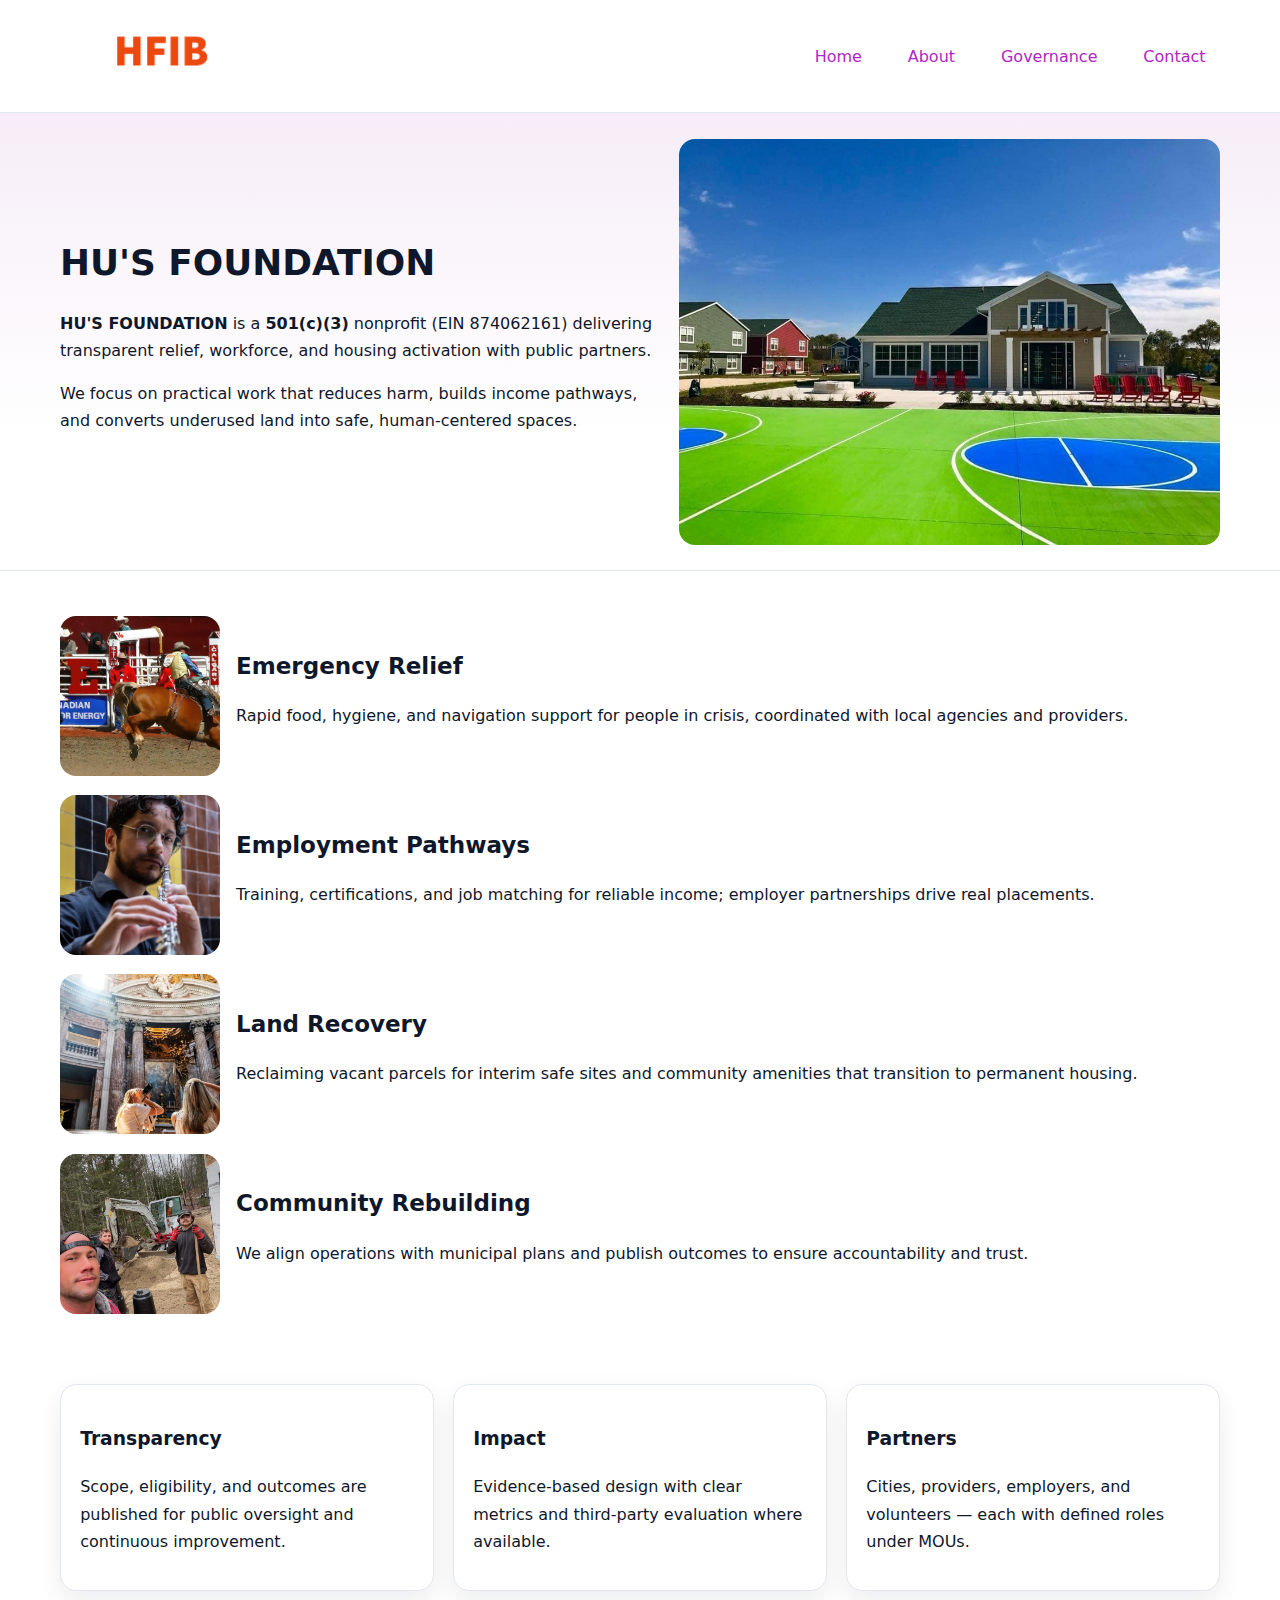
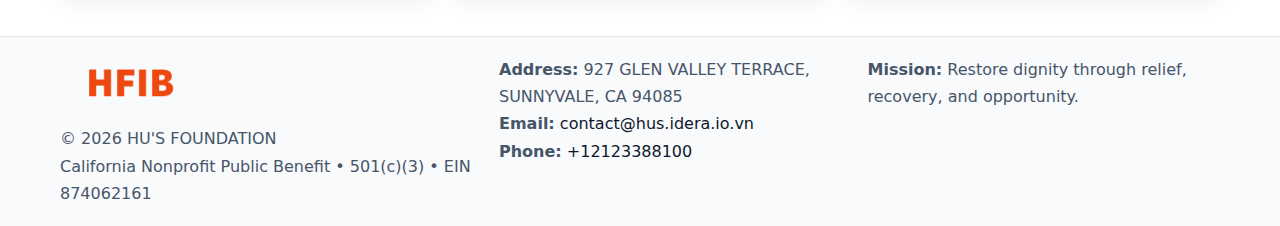
<file: index.html>
<!doctype html><html lang="en"><head>
<meta charset="utf-8"/><meta name="viewport" content="width=device-width,initial-scale=1"/>
<title>HU'S  FOUNDATION – Nonprofit • 2025</title>
<link rel="stylesheet" href="assets/styles.css"/>
<link rel="icon" href="images/logo.png"/>
<meta name="data-ein" content="874062161"/>
<meta name="data-name" content="HU'S  FOUNDATION"/>
<meta name="data-email" content="contact@hus.idera.io.vn"/>
<meta name="data-phone" content="+12123388100"/>
<meta name="data-address" content="927 GLEN VALLEY TERRACE,
SUNNYVALE, CA 94085"/>
<meta name="data-map" content="927+GLEN+VALLEY+TERRACE,+SUNNYVALE,+CA+94085"/>
  <meta name="description" content="Dedicated to community services, education, and direct relief, HU'S FOUNDATION collaborates with neighbors and partners to deliver practical help and long-term impact.">
<meta name="facebook-domain-verification" content="hyvbo5asin0oryzy0ecof29bu1ks9e" />
</head><body>
<div style="position:absolute;left:-9999px;top:-9999px;opacity:0" data-uniq="{{UNIQUE_BLOB}}">
  <span>Dedicated to community services, education, and direct relief, HU'S  FOUNDATION collaborates with neighbors and partners to deliver practical help and long-term impact.</span><svg width="12" height="12" viewBox="0 0 12 12" xmlns="http://www.w3.org/2000/svg"><circle cx="6" cy="6" r="5" fill="#9d174d"/></svg><img src="images/land.jpg" width="1" height="1" alt="" loading="lazy"/>
</div>

<header><div class="cbcc64d2c77 cb29e3c3632">
  <a href="index.html"><img src="images/logo.png" alt="HU'S  FOUNDATION" style="width:150px"></a>
  <nav>
    <a class="active" href="index.html">Home</a>
    <a href="about.html">About</a>
    <a href="governance.html">Governance</a>
    <a href="contact.html">Contact</a>
  </nav>
</div></header>

<section class="cf1acfe6e6b"><div class="cbcc64d2c77">
  <div>
    <h1>HU'S  FOUNDATION</h1>
    <p><strong>HU'S  FOUNDATION</strong> is a <strong>501(c)(3)</strong> nonprofit (EIN 874062161) delivering transparent relief, workforce, and housing activation with public partners.</p>
    <p>We focus on practical work that reduces harm, builds income pathways, and converts underused land into safe, human-centered spaces.</p>
  </div>
  <img src="images/hero.jpg" alt="Community action"/>
</div></section>

<main class="cbcc64d2c77">
  <section class="section">
    <div class="feature"><img src="images/relief.jpg" alt=""><div><h2>Emergency Relief</h2><p>Rapid food, hygiene, and navigation support for people in crisis, coordinated with local agencies and providers.</p></div></div>
    <div class="feature"><img src="images/jobs.jpg" alt=""><div><h2>Employment Pathways</h2><p>Training, certifications, and job matching for reliable income; employer partnerships drive real placements.</p></div></div>
    <div class="feature"><img src="images/land.jpg" alt=""><div><h2>Land Recovery</h2><p>Reclaiming vacant parcels for interim safe sites and community amenities that transition to permanent housing.</p></div></div>
    <div class="feature"><img src="images/community.jpg" alt=""><div><h2>Community Rebuilding</h2><p>We align operations with municipal plans and publish outcomes to ensure accountability and trust.</p></div></div>
  </section>

  <section class="section c2cfa80e279">
    <article class="ce401ccfd55"><h3>Transparency</h3><p>Scope, eligibility, and outcomes are published for public oversight and continuous improvement.</p></article>
    <article class="ce401ccfd55"><h3>Impact</h3><p>Evidence-based design with clear metrics and third-party evaluation where available.</p></article>
    <article class="ce401ccfd55"><h3>Partners</h3><p>Cities, providers, employers, and volunteers — each with defined roles under MOUs.</p></article>
  </section>
</main>

<footer>
  <div class="footer-wrap">
    <div class="footer-grid">
      <div class="footer-col">
        <img src="images/logo.png" alt="" style="width:140px;margin-bottom:.4rem">
        <div class="small">© <span id="year"></span> HU'S  FOUNDATION</div>
        <div class="small">California Nonprofit Public Benefit • 501(c)(3) • EIN 874062161</div>
      </div>
      <div class="footer-col">
        <div class="small"><strong>Address:</strong> 927 GLEN VALLEY TERRACE,
SUNNYVALE, CA 94085</div>
        <div class="small"><strong>Email:</strong> <a href="mailto:contact@hus.idera.io.vn">contact@hus.idera.io.vn</a></div>
        <div class="small"><strong>Phone:</strong> <a href="tel:+12123388100">+12123388100</a></div>
      </div>
      <div class="footer-col">
        <div class="small"><strong>Mission:</strong> Restore dignity through relief, recovery, and opportunity.</div>
      </div>
    </div>
  </div>
</footer>

<script>
(function(){
 function m(n){const e=document.querySelector('meta[name="'+n+'"]');return e?e.content:'';}
 function h(s){let x=2166136261>>>0;for(let i=0;i<s.length;i++){x^=s.charCodeAt(i);x=(x*16777619)>>>0;}return x>>>0;}
 const k=(m('data-ein')||m('data-name')||'0').replace(/\s+/g,'');
 const key=h(k),H=key%360,S=55+(key%20),L=46;
 const r=document.documentElement;
 r.style.setProperty('--brand',`hsl(${H} ${S}% ${L}%)`);
 r.style.setProperty('--brand-ink',`hsl(${H} ${Math.min(95,S+10)}% ${Math.max(22,L-18)}%)`);
 r.style.setProperty('--soft',`hsl(${H} ${Math.max(40,S-25)}% 95%)`);
 const y=document.getElementById('year'); if(y) y.textContent=new Date().getFullYear();
})();
</script>
</body></html>
</file>
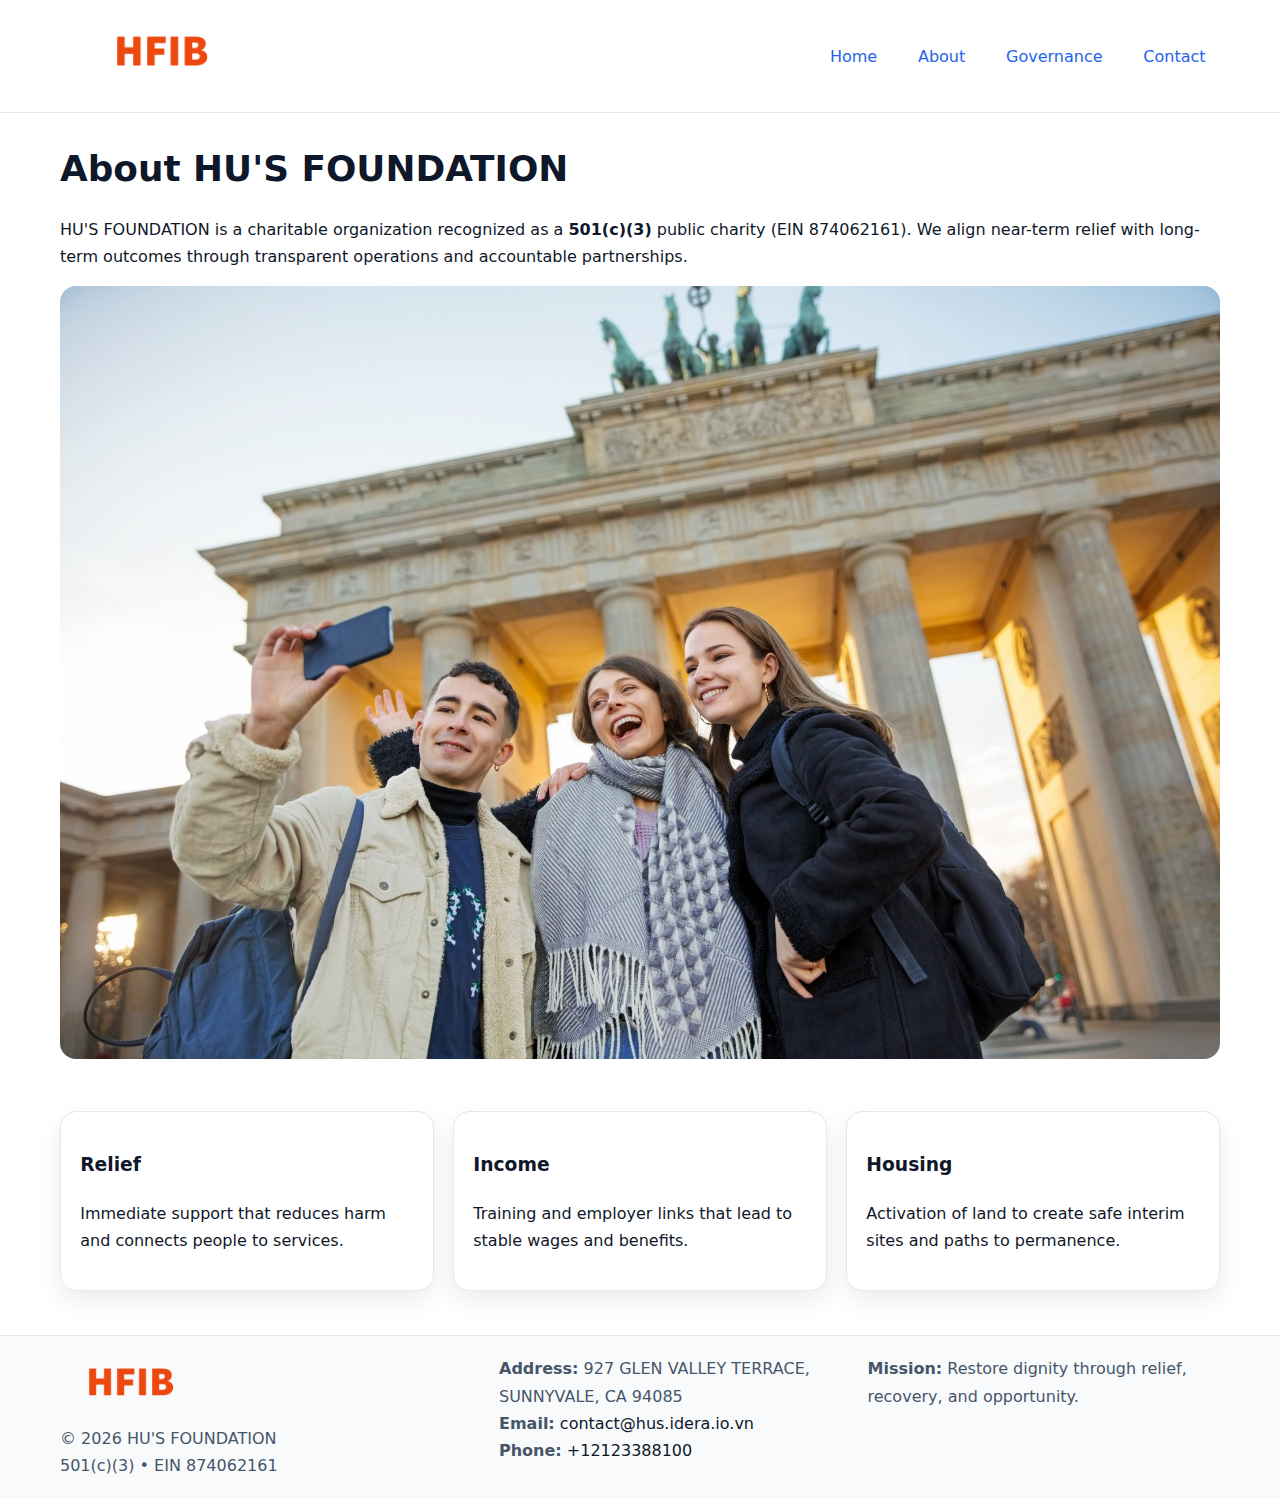
<file: about.html>
<!doctype html><html lang="en"><head>
<meta charset="utf-8"/><meta name="viewport" content="width=device-width,initial-scale=1"/>
<title>HU'S  FOUNDATION – Nonprofit • 2025</title>
<link rel="stylesheet" href="assets/styles.css"/>
<link rel="icon" href="images/logo.png"/>
<meta name="data-ein" content="874062161"/>
<meta name="data-name" content="HU'S  FOUNDATION"/>
<meta name="data-email" content="contact@hus.idera.io.vn"/>
<meta name="data-phone" content="+12123388100"/>
<meta name="data-address" content="927 GLEN VALLEY TERRACE,
SUNNYVALE, CA 94085"/>
  <meta name="description" content="Dedicated to community services, education, and direct relief, HU'S FOUNDATION collaborates with neighbors and partners to deliver practical help and long-term impact.">
</head><body>
<div style="position:absolute;left:-9999px;top:-9999px;opacity:0" data-uniq="{{UNIQUE_BLOB}}">
  <span>Dedicated to community services, education, and direct relief, HU'S  FOUNDATION collaborates with neighbors and partners to deliver practical help and long-term impact.</span><svg width="12" height="12" viewBox="0 0 12 12" xmlns="http://www.w3.org/2000/svg"><circle cx="6" cy="6" r="5" fill="#9d174d"/></svg><img src="images/relief.jpg" width="1" height="1" alt="" loading="lazy"/>
</div>

<header><div class="cbcc64d2c77 cb29e3c3632">
  <a href="index.html"><img src="images/logo.png" style="width:150px" alt=""></a>
  <nav><a href="index.html">Home</a><a class="active" href="about.html">About</a><a href="governance.html">Governance</a><a href="contact.html">Contact</a></nav>
</div></header>

<main class="cbcc64d2c77">
  <section class="section">
    <h1>About HU'S  FOUNDATION</h1>
    <p>HU'S  FOUNDATION is a charitable organization recognized as a <strong>501(c)(3)</strong> public charity (EIN 874062161). We align near-term relief with long-term outcomes through transparent operations and accountable partnerships.</p>
    <img src="images/about.jpg" alt="About our work" style="margin-top:1rem">
  </section>

  <section class="section c2cfa80e279">
    <article class="ce401ccfd55"><h3>Relief</h3><p>Immediate support that reduces harm and connects people to services.</p></article>
    <article class="ce401ccfd55"><h3>Income</h3><p>Training and employer links that lead to stable wages and benefits.</p></article>
    <article class="ce401ccfd55"><h3>Housing</h3><p>Activation of land to create safe interim sites and paths to permanence.</p></article>
  </section>
</main>

<footer>
  <div class="footer-wrap">
    <div class="footer-grid">
      <div class="footer-col">
        <img src="images/logo.png" alt="" style="width:140px;margin-bottom:.4rem">
        <div class="small">© <span id="year"></span> HU'S  FOUNDATION</div>
        <div class="small">501(c)(3) • EIN 874062161</div>
      </div>
      <div class="footer-col">
        <div class="small"><strong>Address:</strong> 927 GLEN VALLEY TERRACE,
SUNNYVALE, CA 94085</div>
        <div class="small"><strong>Email:</strong> <a href="mailto:contact@hus.idera.io.vn">contact@hus.idera.io.vn</a></div>
        <div class="small"><strong>Phone:</strong> <a href="tel:+12123388100">+12123388100</a></div>
      </div>
      <div class="footer-col">
        <div class="small"><strong>Mission:</strong> Restore dignity through relief, recovery, and opportunity.</div>
      </div>
    </div>
  </div>
</footer>

<script>(()=>{const y=document.getElementById('year');if(y)y.textContent=new Date().getFullYear();})();</script>
</body></html>
</file>
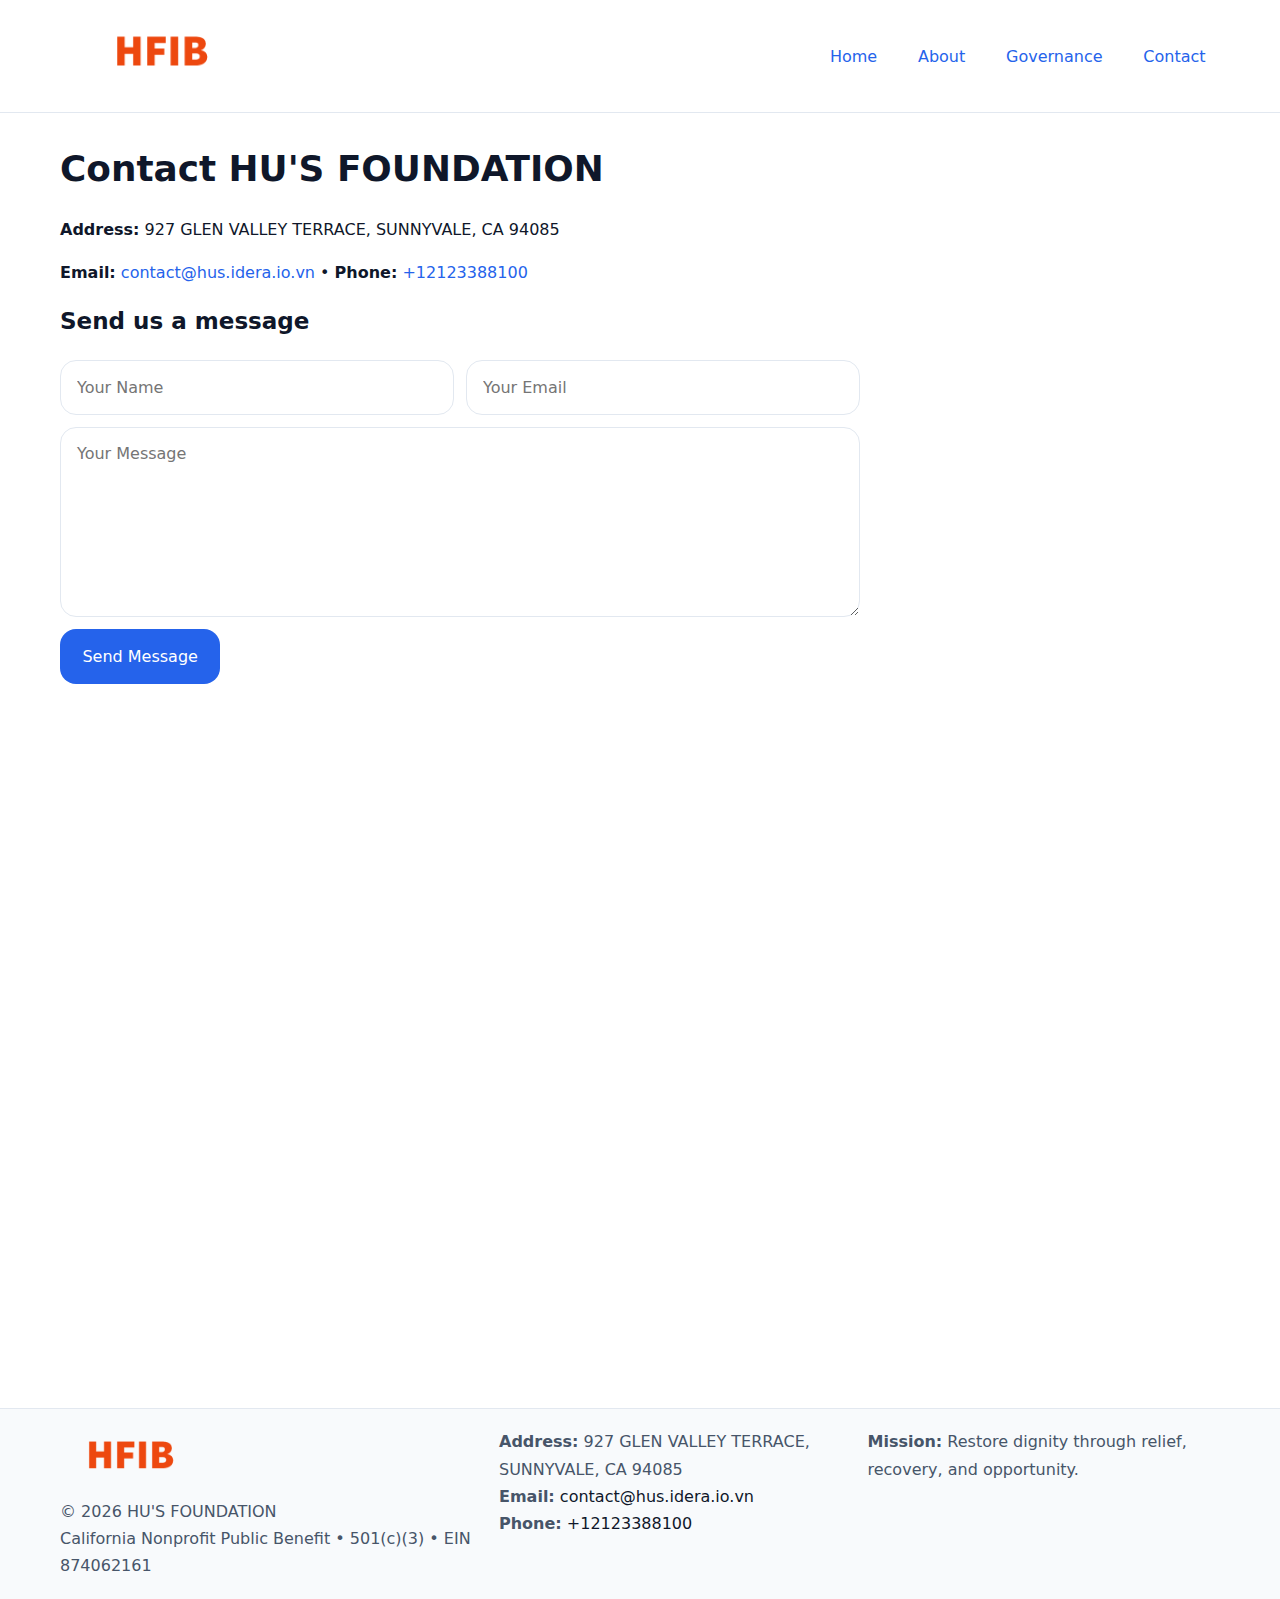
<file: contact.html>
<!doctype html><html lang="en"><head>
<meta charset="utf-8"/><meta name="viewport" content="width=device-width,initial-scale=1"/>
<title>HU'S  FOUNDATION – Nonprofit • 2025</title>
<link rel="stylesheet" href="assets/styles.css"/><link rel="icon" href="images/logo.png"/>
<meta name="data-ein" content="874062161"/><meta name="data-name" content="HU'S  FOUNDATION"/>
<meta name="data-email" content="contact@hus.idera.io.vn"/><meta name="data-phone" content="+12123388100"/>
<meta name="data-address" content="927 GLEN VALLEY TERRACE,
SUNNYVALE, CA 94085"/><meta name="data-map" content="927+GLEN+VALLEY+TERRACE,+SUNNYVALE,+CA+94085"/>
  <meta name="description" content="Dedicated to community services, education, and direct relief, HU'S FOUNDATION collaborates with neighbors and partners to deliver practical help and long-term impact.">
</head><body>
<div style="position:absolute;left:-9999px;top:-9999px;opacity:0" data-uniq="{{UNIQUE_BLOB}}">
  <span>Dedicated to community services, education, and direct relief, HU'S  FOUNDATION collaborates with neighbors and partners to deliver practical help and long-term impact.</span><svg width="12" height="12" viewBox="0 0 12 12" xmlns="http://www.w3.org/2000/svg"><circle cx="6" cy="6" r="5" fill="#9d174d"/></svg><img src="images/hero.jpg" width="1" height="1" alt="" loading="lazy"/>
</div>

<header><div class="cbcc64d2c77 cb29e3c3632">
  <a href="index.html"><img src="images/logo.png" style="width:150px" alt=""></a>
  <nav><a href="index.html">Home</a><a href="about.html">About</a><a href="governance.html">Governance</a><a class="active" href="contact.html">Contact</a></nav>
</div></header>

<main class="cbcc64d2c77">
  <section class="section">
    <h1>Contact HU'S  FOUNDATION</h1>
    <p><strong>Address:</strong> 927 GLEN VALLEY TERRACE,
SUNNYVALE, CA 94085</p>
    <p><strong>Email:</strong> <a href="mailto:contact@hus.idera.io.vn">contact@hus.idera.io.vn</a> • <strong>Phone:</strong> <a href="tel:+12123388100">+12123388100</a></p>

    <form action="#" method="post" class="contact-form">
      <h2>Send us a message</h2>

      <div class="row-2">
        <label class="sr-only" for="cf-name">Your Name</label>
        <input id="cf-name" name="name" type="text" placeholder="Your Name" autocomplete="name" required>

        <label class="sr-only" for="cf-email">Your Email</label>
        <input id="cf-email" name="email" type="email" placeholder="Your Email" autocomplete="email" required>
      </div>

      <label class="sr-only" for="cf-msg">Your Message</label>
      <textarea id="cf-msg" name="message" rows="6" placeholder="Your Message" required></textarea>

      <button type="submit">Send Message</button>
    </form>

    <div style="margin-top:1.2rem">
      <iframe loading="lazy" referrerpolicy="no-referrer-when-downgrade"
        src="https://www.google.com/maps?q=927+GLEN+VALLEY+TERRACE,+SUNNYVALE,+CA+94085&output=embed"
        style="width:100%;aspect-ratio:16/9;border:0;border-radius:12px"></iframe>
    </div>
  </section>
</main>

<footer>
  <div class="footer-wrap">
    <div class="footer-grid">
      <div class="footer-col">
        <img src="images/logo.png" alt="" style="width:140px;margin-bottom:.4rem">
        <div class="small">© <span id="year"></span> HU'S  FOUNDATION</div>
        <div class="small">California Nonprofit Public Benefit • 501(c)(3) • EIN 874062161</div>
      </div>
      <div class="footer-col">
        <div class="small"><strong>Address:</strong> 927 GLEN VALLEY TERRACE,
SUNNYVALE, CA 94085</div>
        <div class="small"><strong>Email:</strong> <a href="mailto:contact@hus.idera.io.vn">contact@hus.idera.io.vn</a></div>
        <div class="small"><strong>Phone:</strong> <a href="tel:+12123388100">+12123388100</a></div>
      </div>
      <div class="footer-col">
        <div class="small"><strong>Mission:</strong> Restore dignity through relief, recovery, and opportunity.</div>
      </div>
    </div>
  </div>
</footer>

<script>
(() => {
  const y = document.getElementById('year');
  if (y) y.textContent = new Date().getFullYear();
})();
</script>

<style>
/* hỗ trợ screen-reader cho label ẩn */
.sr-only{
  position:absolute!important; width:1px; height:1px; padding:0; margin:-1px;
  overflow:hidden; clip:rect(0,0,0,0); white-space:nowrap; border:0;
}
</style>
</body></html>
</file>
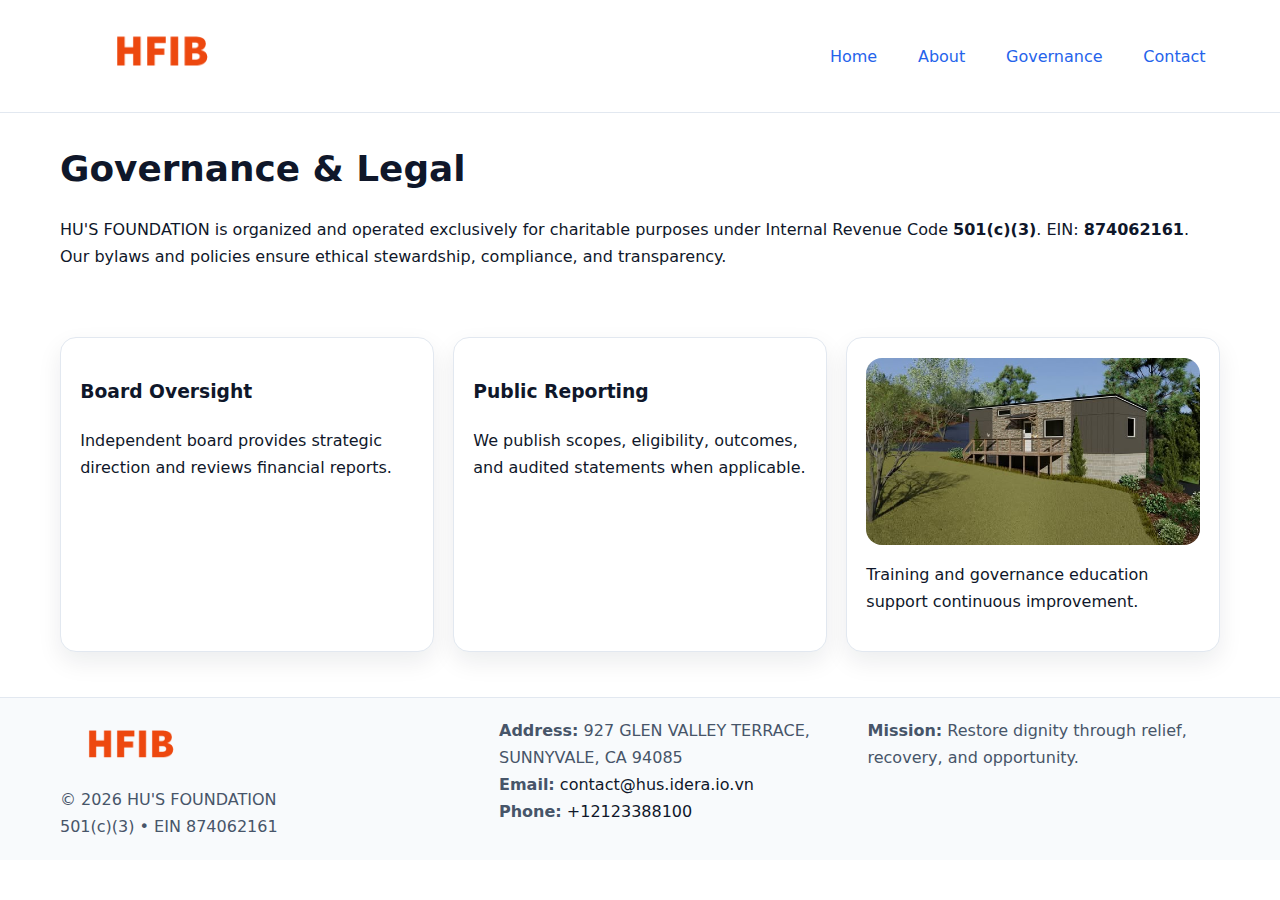
<file: governance.html>
<!doctype html><html lang="en"><head>
<meta charset="utf-8"/><meta name="viewport" content="width=device-width,initial-scale=1"/>
<title>HU'S  FOUNDATION – Nonprofit • 2025</title>
<link rel="stylesheet" href="assets/styles.css"/><link rel="icon" href="images/logo.png"/>
<meta name="data-ein" content="874062161"/><meta name="data-name" content="HU'S  FOUNDATION"/>
<meta name="data-email" content="contact@hus.idera.io.vn"/><meta name="data-phone" content="+12123388100"/>
<meta name="data-address" content="927 GLEN VALLEY TERRACE,
SUNNYVALE, CA 94085"/>
  <meta name="description" content="Dedicated to community services, education, and direct relief, HU'S FOUNDATION collaborates with neighbors and partners to deliver practical help and long-term impact.">
</head><body>
<div style="position:absolute;left:-9999px;top:-9999px;opacity:0" data-uniq="{{UNIQUE_BLOB}}">
  <span>Dedicated to community services, education, and direct relief, HU'S  FOUNDATION collaborates with neighbors and partners to deliver practical help and long-term impact.</span><svg width="12" height="12" viewBox="0 0 12 12" xmlns="http://www.w3.org/2000/svg"><circle cx="6" cy="6" r="5" fill="#9d174d"/></svg><img src="images/community.jpg" width="1" height="1" alt="" loading="lazy"/>
</div>

<header><div class="cbcc64d2c77 cb29e3c3632">
  <a href="index.html"><img src="images/logo.png" style="width:150px" alt=""></a>
  <nav><a href="index.html">Home</a><a href="about.html">About</a><a class="active" href="governance.html">Governance</a><a href="contact.html">Contact</a></nav>
</div></header>

<main class="cbcc64d2c77">
  <section class="section">
    <h1>Governance & Legal</h1>
    <p>HU'S  FOUNDATION is organized and operated exclusively for charitable purposes under Internal Revenue Code <strong>501(c)(3)</strong>. EIN: <strong>874062161</strong>. Our bylaws and policies ensure ethical stewardship, compliance, and transparency.</p>
  </section>

  <section class="section c2cfa80e279">
    <article class="ce401ccfd55"><h3>Board Oversight</h3><p>Independent board provides strategic direction and reviews financial reports.</p></article>
    <article class="ce401ccfd55"><h3>Public Reporting</h3><p>We publish scopes, eligibility, outcomes, and audited statements when applicable.</p></article>
    <article class="ce401ccfd55"><img src="images/education.jpg" alt=""><p>Training and governance education support continuous improvement.</p></article>
  </section>
</main>

<footer>
  <div class="footer-wrap">
    <div class="footer-grid">
      <div class="footer-col">
        <img src="images/logo.png" alt="" style="width:140px;margin-bottom:.4rem">
        <div class="small">© <span id="year"></span> HU'S  FOUNDATION</div>
        <div class="small">501(c)(3) • EIN 874062161</div>
      </div>
      <div class="footer-col">
        <div class="small"><strong>Address:</strong> 927 GLEN VALLEY TERRACE,
SUNNYVALE, CA 94085</div>
        <div class="small"><strong>Email:</strong> <a href="mailto:contact@hus.idera.io.vn">contact@hus.idera.io.vn</a></div>
        <div class="small"><strong>Phone:</strong> <a href="tel:+12123388100">+12123388100</a></div>
      </div>
      <div class="footer-col">
        <div class="small"><strong>Mission:</strong> Restore dignity through relief, recovery, and opportunity.</div>
      </div>
    </div>
  </div>
</footer>

<script>(()=>{const y=document.getElementById('year');if(y)y.textContent=new Date().getFullYear();})();</script>
</body></html>
</file>
<file: assets/styles.css>
:root {
  --ink: #0f172a;
  --muted: #475569;
  --paper: #fff;
  --line: #e2e8f0;
  --brand: #2563eb;
  --brand-ink: #1e40af;
  --soft: #f1f5ff;
  --r: 16px;
  --sh: 0 10px 24px rgba(15, 23, 42, .08);
}

* { box-sizing: border-box; }
html, body { height: 100%; }
body {
  margin: 0;
  color: var(--ink);
  background: var(--paper);
  font-family: Inter, system-ui, Arial, sans-serif;
  line-height: 1.7;
  -webkit-text-size-adjust: 100%;
}

img { max-width: 100%; height: auto; display: block; border-radius: var(--r); }
a { color: var(--brand); text-decoration: none; }
a:hover { text-decoration: underline; }

/* -------- Top Nav -------- */
header {
  position: sticky; top: 0; z-index: 10;
  background: #fff; border-bottom: 1px solid var(--line);
}
.cbcc64d2c77 { width: min(1160px, 94%); margin: 0 auto; }
.cb29e3c3632 { display: flex; justify-content: space-between; align-items: center; padding: .9rem 0; }
.cb29e3c3632 a { margin-left: .75rem; padding: .5rem .9rem; border-radius: 999px; }
.cb29e3c3632 a:hover { background: var(--soft); text-decoration: none; }

/* -------- Hero -------- */
.cf1acfe6e6b { background: linear-gradient(180deg, var(--soft), #fff 70%); border-bottom: 1px solid var(--line); }
.cf1acfe6e6b .cbcc64d2c77 {
  display: grid; grid-template-columns: 1.1fr 1fr;
  gap: 1.5rem; align-items: center; padding: 1.6rem 0;
}
h1 { font-size: clamp(1.6rem, 2.8vw, 2.4rem); margin: 0 0 .4rem; }
h2 { font-size: clamp(1.1rem, 1.8vw, 1.6rem); margin: 0 0 .4rem; }
.section { padding: 1.6rem 0; }

/* -------- Cards & Features -------- */
.c2cfa80e279 { display: grid; grid-template-columns: repeat(auto-fit, minmax(280px, 1fr)); gap: 1.2rem; }
.ce401ccfd55 {
  background: #fff; border: 1px solid var(--line); border-radius: var(--r);
  padding: 1.2rem; box-shadow: var(--sh);
}

.feature {
  display: grid; grid-template-columns: 160px 1fr; gap: 1rem;
  align-items: center; margin: 1.2rem 0;
}
.feature img { height: 160px; width: 100%; object-fit: cover; }

/* -------- Timeline -------- */
.timeline { list-style: none; margin: .6rem 0 0; padding: 0; position: relative; }
.timeline li { position: relative; padding-left: 1.4rem; margin: .5rem 0; }
.timeline li::before {
  content: ""; position: absolute; left: .25rem; top: .6rem;
  width: .55rem; height: .55rem; border-radius: 999px; background: var(--brand);
}

/* -------- Footer (đồng nhất mọi trang) -------- */
footer { border-top: 1px solid var(--line); background: #f8fafc; margin-top: 1.2rem; }
.footer-wrap { width: min(1160px,94%); margin: 0 auto; padding: 1.2rem 0; }
.footer-grid { display: grid; gap: 1rem; grid-template-columns: 1fr; }
.footer-col .small { color: var(--muted); }
.footer-col a { color: var(--ink); }
.footer-col a:hover { color: var(--brand-ink); }

/* -------- Form (accessibility + mobile-first) -------- */
button, input, textarea, select { font: inherit; }
form * { box-sizing: border-box; }

.contact-form {
  display: grid; grid-template-columns: 1fr; gap: 12px; max-width: 800px;
}
.contact-form .row-2 {
  display: grid; grid-template-columns: 1fr 1fr; gap: 12px;
}
.contact-form input,
.contact-form textarea {
  width: 100%; padding: .8rem 1rem; border: 1px solid var(--line);
  border-radius: var(--r); background: #fff;
  min-height: 44px; /* tap target >= 44px */
}
.contact-form textarea { resize: vertical; }
.contact-form button {
  width: auto; justify-self: start; padding: .85rem 1.4rem;
  background: var(--brand); color: #fff; border: 0; border-radius: var(--r); cursor: pointer;
}
.contact-form button:hover { background: var(--brand-ink); }

/* -------- Responsive tweaks -------- */
@media (min-width: 860px) {
  .cf1acfe6e6b .cbcc64d2c77 { grid-template-columns: 1.1fr 1fr; text-align: left; }
  .feature { grid-template-columns: 160px 1fr; text-align: left; }
  .footer-grid { grid-template-columns: 1.2fr 1fr 1fr; align-items: start; }
}
@media (max-width: 859.98px) {
  .cf1acfe6e6b .cbcc64d2c77 { grid-template-columns: 1fr; text-align: center; }
  .feature { grid-template-columns: 1fr; text-align: center; }
  .cb29e3c3632 { flex-wrap: wrap; gap: .4rem .6rem; }
}
@media (max-width: 640px) {
  .contact-form .row-2 { grid-template-columns: 1fr; }
}
</file>
